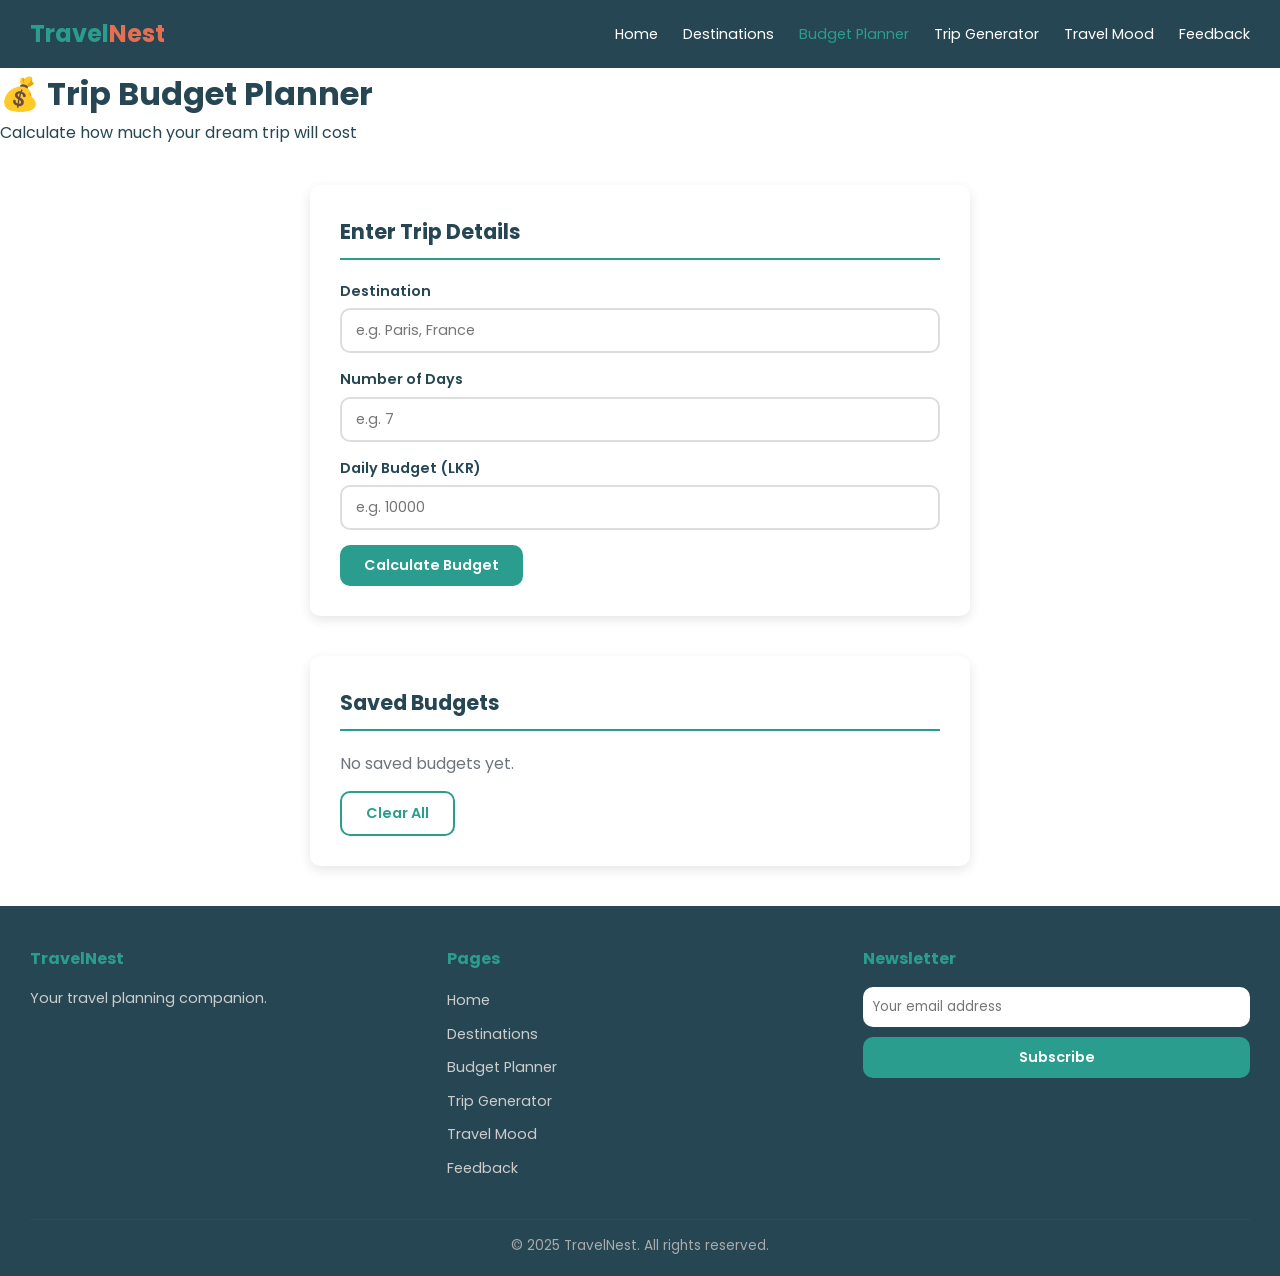
<file: travelnest/budget.html>
<!DOCTYPE html>
<html lang="en">
<head>
  <meta charset="UTF-8" />
  <meta name="viewport" content="width=device-width, initial-scale=1.0" />
  <title>TravelNest - Budget Planner</title>
  <meta name="description" content="Plan your trip budget and calculate your estimated travel costs." />
  <link rel="icon" href="images/favicon.svg" type="image/svg+xml" />
  <link rel="manifest" href="manifest.json" />
  <link rel="stylesheet" href="css/global.css" />
  <link rel="stylesheet" href="css/budget.css" />
</head>
<body>

  <!-- NAVIGATION -->
  <nav>
    <a href="index.html" class="nav-logo">Travel<span>Nest</span></a>
    <ul class="nav-links">
      <li><a href="index.html">Home</a></li>
      <li><a href="destinations.html">Destinations</a></li>
      <li><a href="budget.html">Budget Planner</a></li>
      <li><a href="generator.html">Trip Generator</a></li>
      <li><a href="mood.html">Travel Mood</a></li>
      <li><a href="feedback.html">Feedback</a></li>
    </ul>
    <div class="hamburger" aria-label="Menu">
      <span></span><span></span><span></span>
    </div>
  </nav>

  <!-- PAGE HEADER -->
  <header class="page-header">
    <h1>💰 Trip Budget Planner</h1>
    <p>Calculate how much your dream trip will cost</p>
  </header>

  <main class="budget-main">

    <!-- BUDGET FORM -->
    <section class="budget-form-section reveal">
      <h2>Enter Trip Details</h2>

      <div class="form-group">
        <label for="destination">Destination</label>
        <input type="text" id="destination" placeholder="e.g. Paris, France" required />
        <span class="error-msg" id="dest-error"></span>
      </div>

      <div class="form-group">
        <label for="days">Number of Days</label>
        <input type="number" id="days" placeholder="e.g. 7" min="1" required />
        <span class="error-msg" id="days-error"></span>
      </div>

      <div class="form-group">
        <label for="daily-budget">Daily Budget (LKR)</label>
        <input type="number" id="daily-budget" placeholder="e.g. 10000" min="1" required />
        <span class="error-msg" id="budget-error"></span>
      </div>

      <button class="btn btn-primary" id="calculate-btn">Calculate Budget</button>
    </section>

    <!-- RESULTS -->
    <section class="budget-results reveal" id="results-section" style="display:none;">
      <h2>Your Trip Summary</h2>

      <div class="result-card">
        <div class="result-row">
          <span>Destination:</span>
          <strong id="result-dest">-</strong>
        </div>
        <div class="result-row">
          <span>Number of Days:</span>
          <strong id="result-days">-</strong>
        </div>
        <div class="result-row">
          <span>Daily Budget:</span>
          <strong id="result-daily">-</strong>
        </div>
        <div class="result-row total">
          <span>Total Estimated Cost:</span>
          <strong id="result-total">-</strong>
        </div>
        <div class="result-row">
          <span>Budget Status:</span>
          <strong id="result-status">-</strong>
        </div>
      </div>

      <!-- Progress bar -->
      <div class="progress-container">
        <p>Budget Level</p>
        <div class="progress-bar-bg">
          <div class="progress-bar-fill" id="progress-bar"></div>
        </div>
        <p id="progress-label">Low</p>
      </div>

      <button class="btn btn-secondary" id="save-budget-btn">Save This Budget 💾</button>
    </section>

    <!-- SAVED BUDGETS -->
    <section class="saved-budgets reveal" id="saved-section">
      <h2>Saved Budgets</h2>
      <div id="saved-list">
        <p style="color:var(--grey);">No saved budgets yet.</p>
      </div>
      <button class="btn btn-outline" id="clear-budgets-btn" style="margin-top:15px;">Clear All</button>
    </section>

  </main>

  <!-- FOOTER -->
  <footer>
    <div class="footer-grid">
      <div class="footer-section">
        <h3>TravelNest</h3>
        <p style="color:#ccc; font-size:0.9rem;">Your travel planning companion.</p>
      </div>
      <div class="footer-section">
        <h3>Pages</h3>
        <ul>
          <li><a href="index.html">Home</a></li>
          <li><a href="destinations.html">Destinations</a></li>
          <li><a href="budget.html">Budget Planner</a></li>
          <li><a href="generator.html">Trip Generator</a></li>
          <li><a href="mood.html">Travel Mood</a></li>
          <li><a href="feedback.html">Feedback</a></li>
        </ul>
      </div>
      <div class="footer-section">
        <h3>Newsletter</h3>
        <form id="newsletter-form" class="footer-newsletter">
          <input type="email" id="newsletter-email" placeholder="Your email address" aria-label="Email address" required />
          <button type="submit" class="btn btn-primary" style="width:100%;">Subscribe</button>
        </form>
      </div>
    </div>
    <div class="footer-bottom">
      <p>&copy; 2025 TravelNest. All rights reserved.</p>
    </div>
  </footer>

  <script src="js/global.js"></script>
  <script src="js/budget.js"></script>
</body>
</html>
</file>
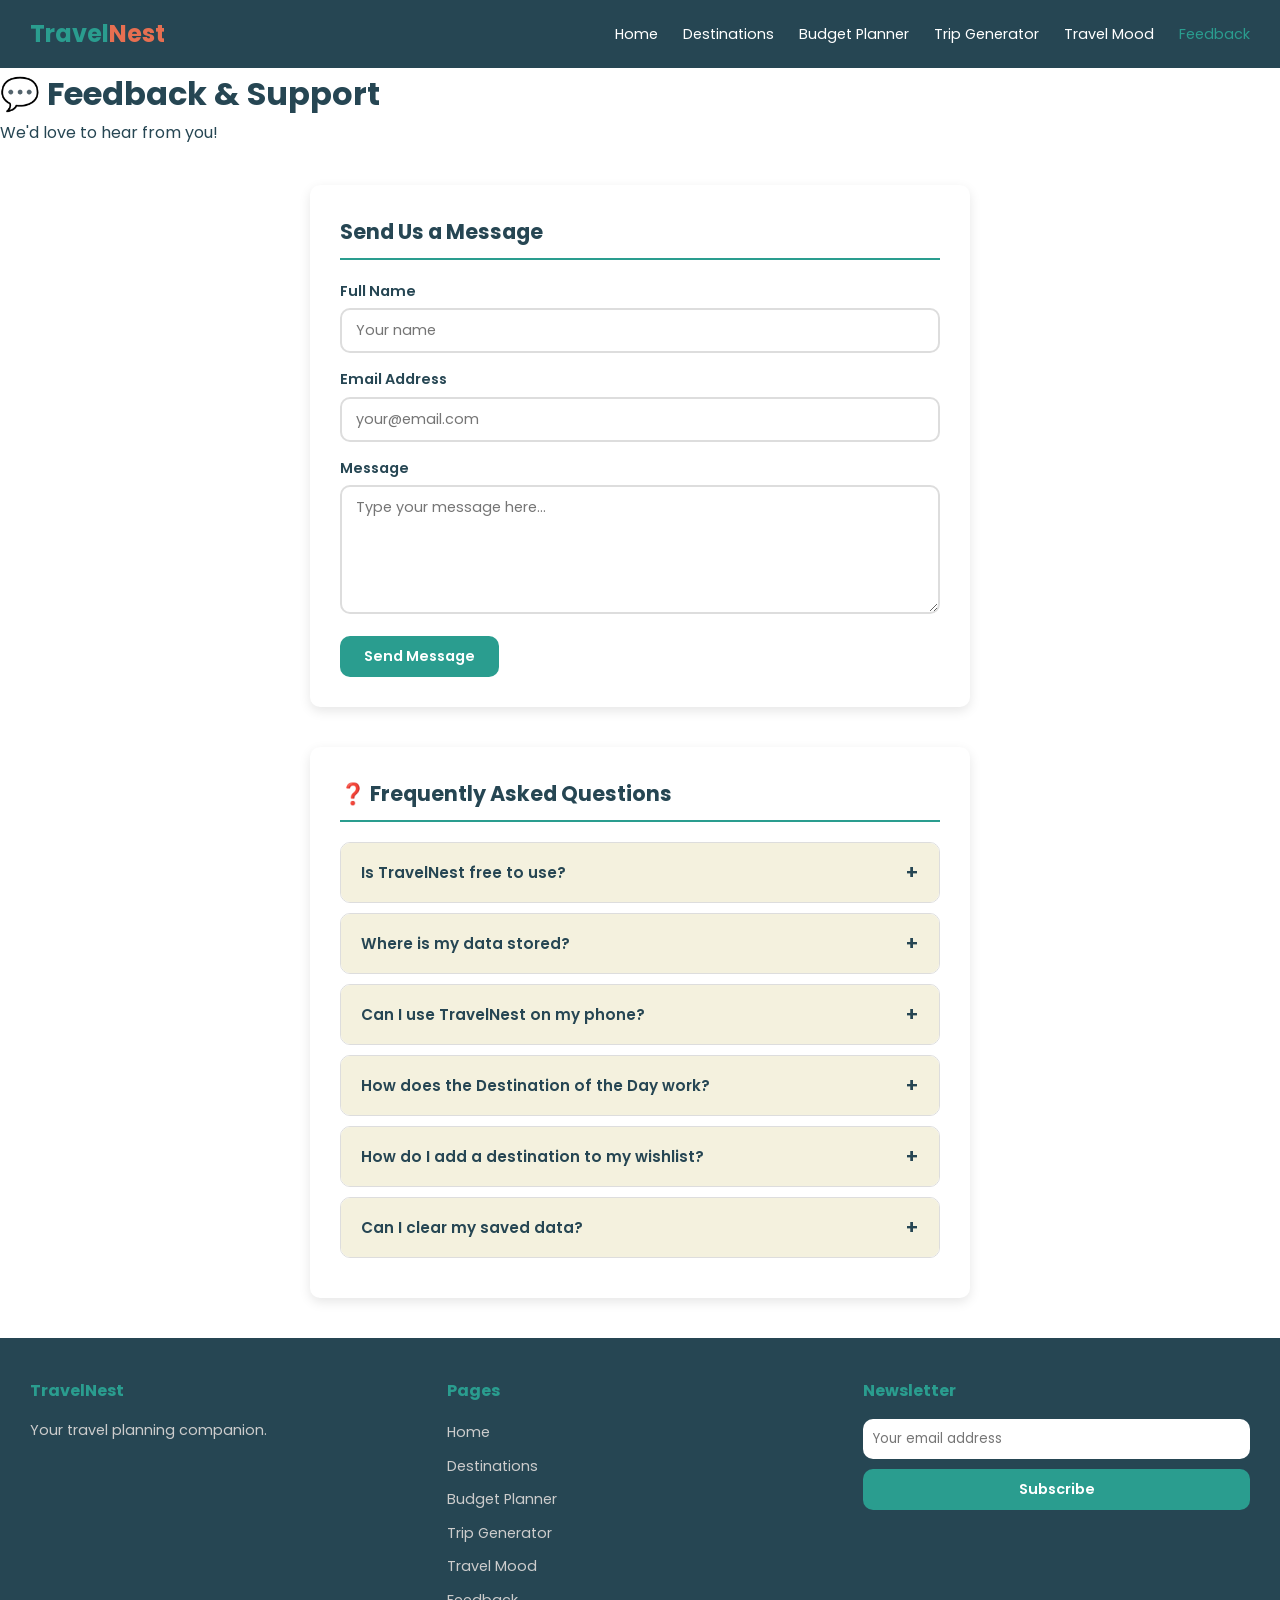
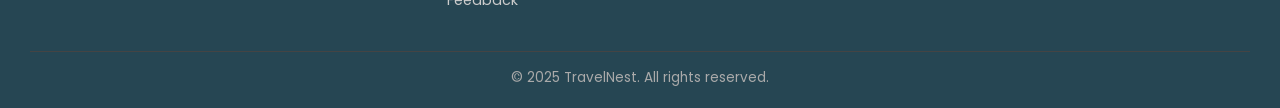
<file: travelnest/feedback.html>
<!DOCTYPE html>
<html lang="en">
<head>
  <meta charset="UTF-8" />
  <meta name="viewport" content="width=device-width, initial-scale=1.0" />
  <title>TravelNest - Feedback & Support</title>
  <meta name="description" content="Send us feedback or get help with TravelNest." />
  <link rel="icon" href="images/favicon.svg" type="image/svg+xml" />
  <link rel="manifest" href="manifest.json" />
  <link rel="stylesheet" href="css/global.css" />
  <link rel="stylesheet" href="css/feedback.css" />
</head>
<body>

  <!-- NAVIGATION -->
  <nav>
    <a href="index.html" class="nav-logo">Travel<span>Nest</span></a>
    <ul class="nav-links">
      <li><a href="index.html">Home</a></li>
      <li><a href="destinations.html">Destinations</a></li>
      <li><a href="budget.html">Budget Planner</a></li>
      <li><a href="generator.html">Trip Generator</a></li>
      <li><a href="mood.html">Travel Mood</a></li>
      <li><a href="feedback.html">Feedback</a></li>
    </ul>
    <div class="hamburger" aria-label="Menu">
      <span></span><span></span><span></span>
    </div>
  </nav>

  <!-- PAGE HEADER -->
  <header class="page-header">
    <h1>💬 Feedback & Support</h1>
    <p>We'd love to hear from you!</p>
  </header>

  <main class="feedback-main">

    <!-- CONTACT FORM -->
    <section class="feedback-form-section reveal">
      <h2>Send Us a Message</h2>

      <div class="form-group">
        <label for="name">Full Name</label>
        <input type="text" id="name" placeholder="Your name" required />
        <span class="error-msg" id="name-error"></span>
      </div>

      <div class="form-group">
        <label for="email">Email Address</label>
        <input type="email" id="email" placeholder="your@email.com" required />
        <span class="error-msg" id="email-error"></span>
      </div>

      <div class="form-group">
        <label for="message">Message</label>
        <textarea id="message" rows="5" placeholder="Type your message here..." required></textarea>
        <span class="error-msg" id="message-error"></span>
      </div>

      <button class="btn btn-primary" id="submit-btn">Send Message </button>

      <div id="form-message" style="display:none;"></div>
    </section>

    <!-- FAQ ACCORDION -->
    <section class="faq-section reveal">
      <h2>❓ Frequently Asked Questions</h2>

      <div class="accordion" id="faq-container">
        <!-- Generated by JS -->
      </div>
    </section>

  </main>

  <!-- FOOTER -->
  <footer>
    <div class="footer-grid">
      <div class="footer-section">
        <h3>TravelNest</h3>
        <p style="color:#ccc; font-size:0.9rem;">Your travel planning companion.</p>
      </div>
      <div class="footer-section">
        <h3>Pages</h3>
        <ul>
          <li><a href="index.html">Home</a></li>
          <li><a href="destinations.html">Destinations</a></li>
          <li><a href="budget.html">Budget Planner</a></li>
          <li><a href="generator.html">Trip Generator</a></li>
          <li><a href="mood.html">Travel Mood</a></li>
          <li><a href="feedback.html">Feedback</a></li>
        </ul>
      </div>
      <div class="footer-section">
        <h3>Newsletter</h3>
        <form id="newsletter-form" class="footer-newsletter">
          <input type="email" id="newsletter-email" placeholder="Your email address" aria-label="Email address" required />
          <button type="submit" class="btn btn-primary" style="width:100%;">Subscribe</button>
        </form>
      </div>
    </div>
    <div class="footer-bottom">
      <p>&copy; 2025 TravelNest. All rights reserved.</p>
    </div>
  </footer>

  <script src="js/global.js"></script>
  <script src="js/feedback.js"></script>
</body>
</html>
</file>
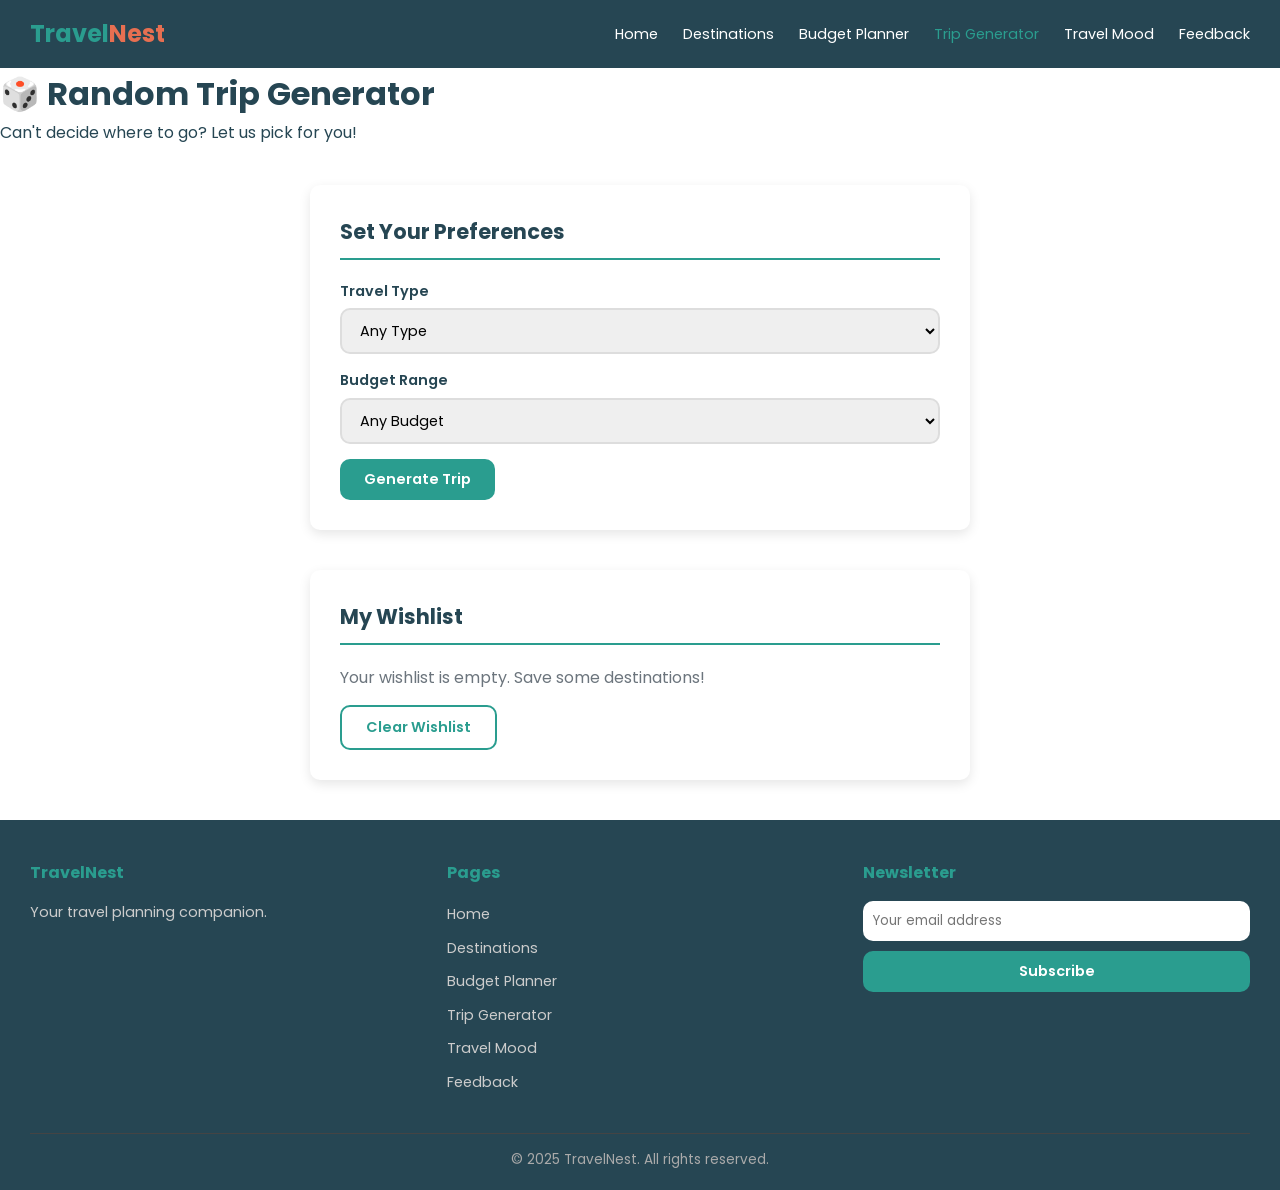
<file: travelnest/generator.html>
<!DOCTYPE html>
<html lang="en">
<head>
  <meta charset="UTF-8" />
  <meta name="viewport" content="width=device-width, initial-scale=1.0" />
  <title>TravelNest - Trip Generator</title>
  <meta name="description" content="Can't decide where to go? Let us randomly suggest a destination for you!" />
  <link rel="icon" href="images/favicon.svg" type="image/svg+xml" />
  <link rel="manifest" href="manifest.json" />
  <link rel="stylesheet" href="css/global.css" />
  <link rel="stylesheet" href="css/generator.css" />
</head>
<body>

  <!-- NAVIGATION -->
  <nav>
    <a href="index.html" class="nav-logo">Travel<span>Nest</span></a>
    <ul class="nav-links">
      <li><a href="index.html">Home</a></li>
      <li><a href="destinations.html">Destinations</a></li>
      <li><a href="budget.html">Budget Planner</a></li>
      <li><a href="generator.html">Trip Generator</a></li>
      <li><a href="mood.html">Travel Mood</a></li>
      <li><a href="feedback.html">Feedback</a></li>
    </ul>
    <div class="hamburger" aria-label="Menu">
      <span></span><span></span><span></span>
    </div>
  </nav>

  <!-- PAGE HEADER -->
  <header class="page-header">
    <h1>🎲 Random Trip Generator</h1>
    <p>Can't decide where to go? Let us pick for you!</p>
  </header>

  <main class="generator-main">

    <!-- FILTER SECTION -->
    <section class="generator-form reveal">
      <h2>Set Your Preferences</h2>

      <div class="form-group">
        <label for="travel-type">Travel Type</label>
        <select id="travel-type" aria-label="Travel type">
          <option value="all">Any Type</option>
          <option value="adventure">Adventure </option>
          <option value="relaxation">Relaxation </option>
          <option value="cultural">Cultural </option>
          <option value="nature">Nature </option>
        </select>
      </div>

      <div class="form-group">
        <label for="budget-range">Budget Range</label>
        <select id="budget-range" aria-label="Budget range">
          <option value="all">Any Budget</option>
          <option value="low">Low </option>
          <option value="medium">Medium </option>
          <option value="high">High </option>
        </select>
      </div>

      <button class="btn btn-primary" id="generate-btn"> Generate Trip</button>
    </section>

    <!-- RESULT -->
    <section class="generator-result reveal" id="result-section" style="display:none;">
      <div class="result-emoji" id="result-emoji"></div>
      <h2 id="result-name">Destination Name</h2>
      <p id="result-desc">Description goes here.</p>
      <p class="result-tags">
        <span id="result-type-tag" class="tag"></span>
        <span id="result-budget-tag" class="tag"></span>
      </p>
      <div class="result-buttons">
        <button class="btn btn-secondary" id="surprise-btn"> Surprise Me Again</button>
        <button class="btn btn-outline" id="wishlist-btn">Add to Wishlist ⭐</button>
      </div>
    </section>

    <!-- WISHLIST -->
    <section class="wishlist-section reveal">
      <h2> My Wishlist</h2>
      <div id="wishlist-list">
        <p style="color:var(--grey);">Your wishlist is empty. Save some destinations!</p>
      </div>
      <button class="btn btn-outline" id="clear-wishlist-btn" style="margin-top:15px;">Clear Wishlist</button>
    </section>

  </main>

  <!-- FOOTER -->
  <footer>
    <div class="footer-grid">
      <div class="footer-section">
        <h3>TravelNest</h3>
        <p style="color:#ccc; font-size:0.9rem;">Your travel planning companion.</p>
      </div>
      <div class="footer-section">
        <h3>Pages</h3>
        <ul>
          <li><a href="index.html">Home</a></li>
          <li><a href="destinations.html">Destinations</a></li>
          <li><a href="budget.html">Budget Planner</a></li>
          <li><a href="generator.html">Trip Generator</a></li>
          <li><a href="mood.html">Travel Mood</a></li>
          <li><a href="feedback.html">Feedback</a></li>
        </ul>
      </div>
      <div class="footer-section">
        <h3>Newsletter</h3>
        <form id="newsletter-form" class="footer-newsletter">
          <input type="email" id="newsletter-email" placeholder="Your email address" aria-label="Email address" required />
          <button type="submit" class="btn btn-primary" style="width:100%;">Subscribe</button>
        </form>
      </div>
    </div>
    <div class="footer-bottom">
      <p>&copy; 2025 TravelNest. All rights reserved.</p>
    </div>
  </footer>

  <script src="js/global.js"></script>
  <script src="js/generator.js"></script>
</body>
</html>
</file>
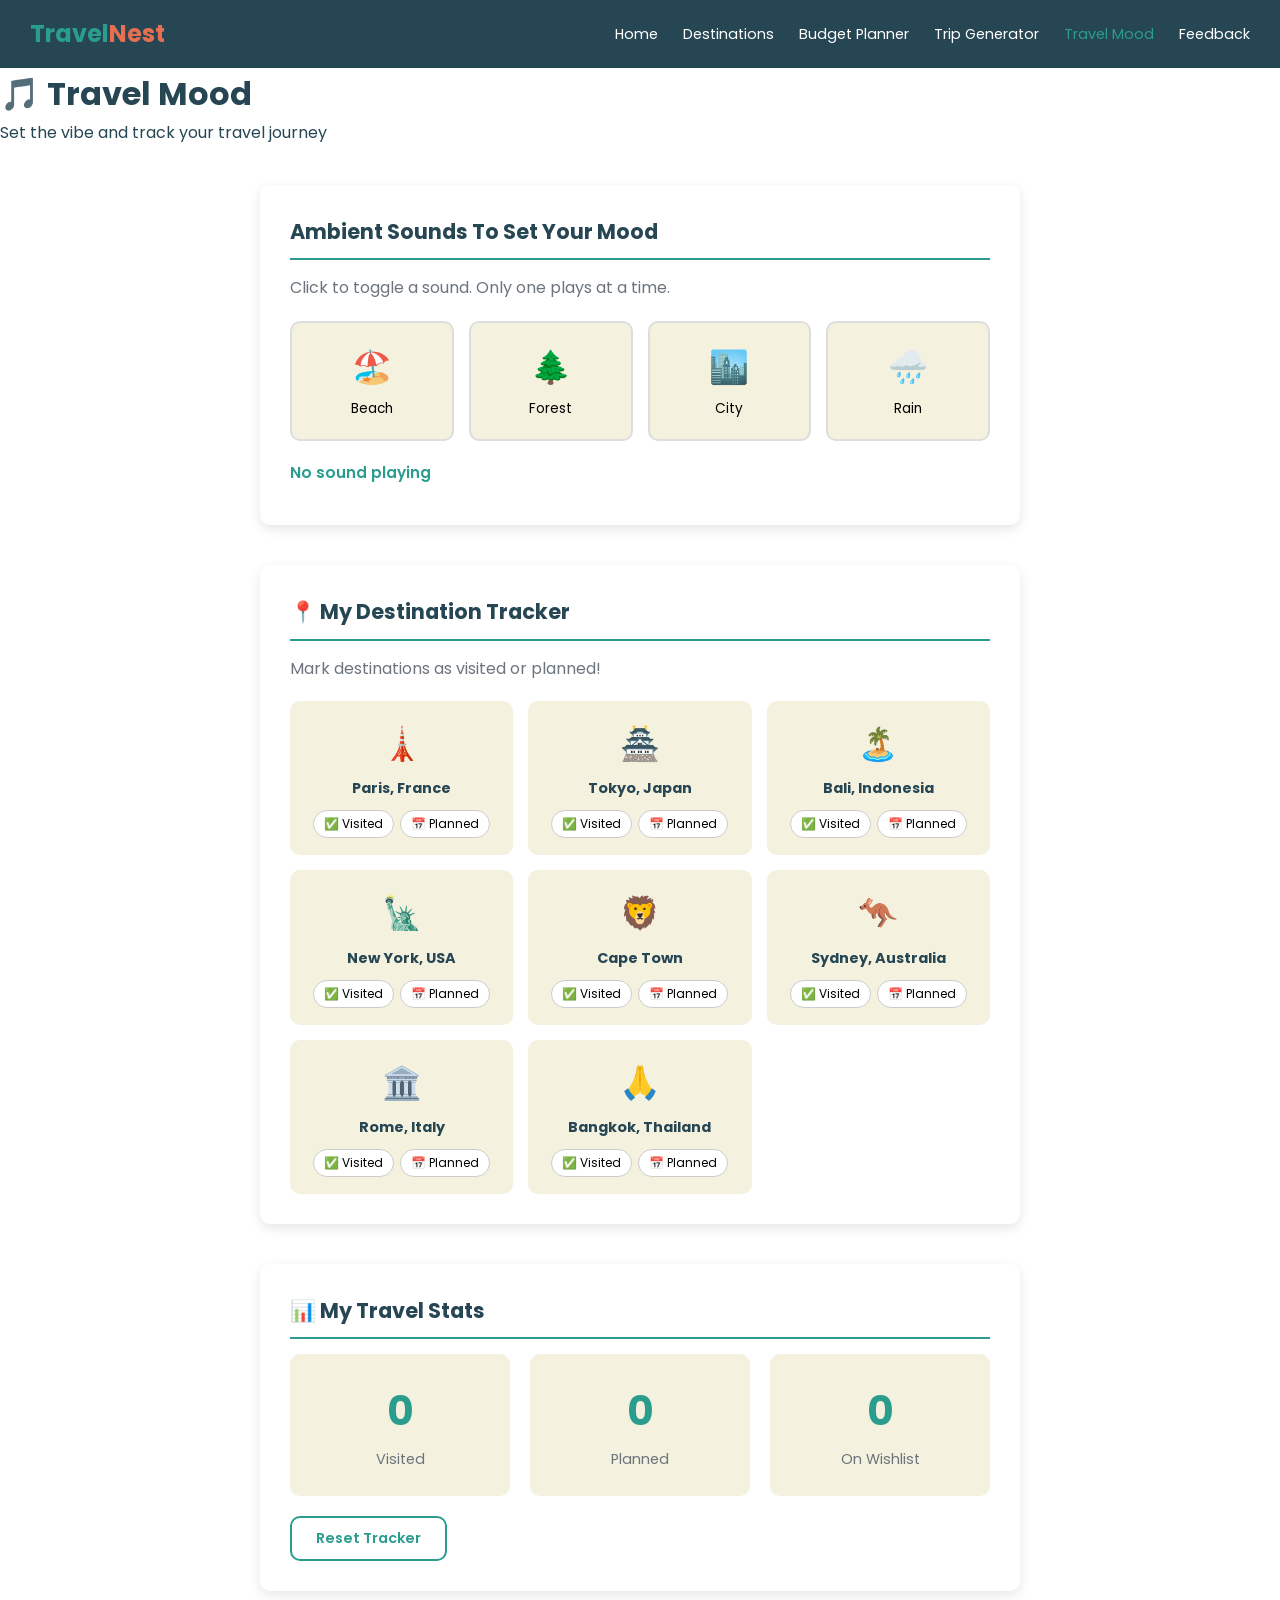
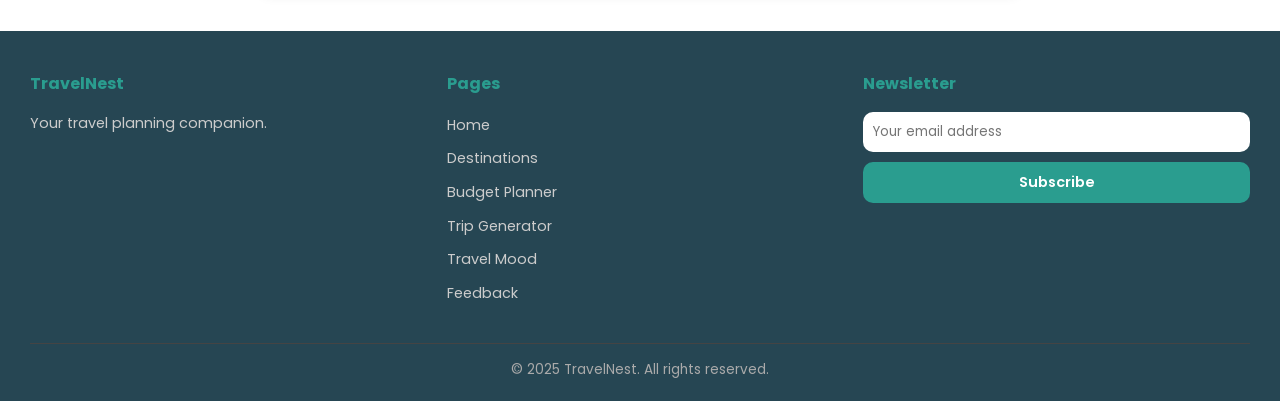
<file: travelnest/mood.html>
<!DOCTYPE html>
<html lang="en">
<head>
  <meta charset="UTF-8" />
  <meta name="viewport" content="width=device-width, initial-scale=1.0" />
  <title>TravelNest - Travel Mood</title>
  <meta name="description" content="Set your travel mood with ambient sounds and track your visited destinations." />
  <link rel="icon" href="images/favicon.svg" type="image/svg+xml" />
  <link rel="manifest" href="manifest.json" />
  <link rel="stylesheet" href="css/global.css" />
  <link rel="stylesheet" href="css/mood.css" />
</head>
<body>

  <!-- NAVIGATION -->
  <nav>
    <a href="index.html" class="nav-logo">Travel<span>Nest</span></a>
    <ul class="nav-links">
      <li><a href="index.html">Home</a></li>
      <li><a href="destinations.html">Destinations</a></li>
      <li><a href="budget.html">Budget Planner</a></li>
      <li><a href="generator.html">Trip Generator</a></li>
      <li><a href="mood.html">Travel Mood</a></li>
      <li><a href="feedback.html">Feedback</a></li>
    </ul>
    <div class="hamburger" aria-label="Menu">
      <span></span><span></span><span></span>
    </div>
  </nav>

  <!-- PAGE HEADER -->
  <header class="page-header">
    <h1>🎵 Travel Mood</h1>
    <p>Set the vibe and track your travel journey</p>
  </header>

  <main class="mood-main">

    <!-- AMBIENT SOUNDS -->
    <section class="sounds-section reveal">
      <h2>Ambient Sounds  To Set Your Mood</h2>
      <p class="section-subtitle" style="text-align:left; margin-bottom:20px;">Click to toggle a sound. Only one plays at a time.</p>

      <div class="sounds-grid">
        <button class="sound-btn" data-sound="beach" aria-label="Beach sounds">
          <span class="sound-emoji">🏖️</span>
          <span>Beach</span>
        </button>
        <button class="sound-btn" data-sound="forest" aria-label="Forest sounds">
          <span class="sound-emoji">🌲</span>
          <span>Forest</span>
        </button>
        <button class="sound-btn" data-sound="city" aria-label="City sounds">
          <span class="sound-emoji">🏙️</span>
          <span>City</span>
        </button>
        <button class="sound-btn" data-sound="rain" aria-label="Rain sounds">
          <span class="sound-emoji">🌧️</span>
          <span>Rain</span>
        </button>
      </div>

      <p id="sound-status" class="sound-status">No sound playing</p>

      <!-- Note: Real audio would require audio files. This simulates the UI. -->
      <p class="sound-note"></p>
    </section>

    <!-- DESTINATION TRACKER -->
    <section class="tracker-section reveal">
      <h2>📍 My Destination Tracker</h2>
      <p style="color:var(--grey); margin-bottom:20px;">Mark destinations as visited or planned!</p>

      <div class="tracker-grid" id="tracker-grid">
        <!-- Populated by JS -->
      </div>
    </section>

    <!-- STATS -->
    <section class="stats-section reveal">
      <h2>📊 My Travel Stats</h2>
      <div class="stats-grid">
        <div class="stat-card">
          <div class="stat-number" id="stat-visited">0</div>
          <div class="stat-label">Visited</div>
        </div>
        <div class="stat-card">
          <div class="stat-number" id="stat-planned">0</div>
          <div class="stat-label">Planned</div>
        </div>
        <div class="stat-card">
          <div class="stat-number" id="stat-wishlist">0</div>
          <div class="stat-label">On Wishlist</div>
        </div>
      </div>
      <button class="btn btn-outline" id="reset-tracker-btn" style="margin-top:20px;">Reset Tracker</button>
    </section>

  </main>

  <!-- FOOTER -->
  <footer>
    <div class="footer-grid">
      <div class="footer-section">
        <h3>TravelNest</h3>
        <p style="color:#ccc; font-size:0.9rem;">Your travel planning companion.</p>
      </div>
      <div class="footer-section">
        <h3>Pages</h3>
        <ul>
          <li><a href="index.html">Home</a></li>
          <li><a href="destinations.html">Destinations</a></li>
          <li><a href="budget.html">Budget Planner</a></li>
          <li><a href="generator.html">Trip Generator</a></li>
          <li><a href="mood.html">Travel Mood</a></li>
          <li><a href="feedback.html">Feedback</a></li>
        </ul>
      </div>
      <div class="footer-section">
        <h3>Newsletter</h3>
        <form id="newsletter-form" class="footer-newsletter">
          <input type="email" id="newsletter-email" placeholder="Your email address" aria-label="Email address" required />
          <button type="submit" class="btn btn-primary" style="width:100%;">Subscribe</button>
        </form>
      </div>
    </div>
    <div class="footer-bottom">
      <p>&copy; 2025 TravelNest. All rights reserved.</p>
    </div>
  </footer>

  <script src="js/global.js"></script>
  <script src="js/mood.js"></script>
</body>
</html>
</file>
<file: travelnest/css/global.css>
@import url('https://fonts.googleapis.com/css2?family=Poppins:wght@300;400;600;700&display=swap');


:root {
  --primary: #2a9d8f;
  --secondary: #e76f51;
  --dark: #264653;
  --light: #f4f1de;
  --white: #ffffff;
  --grey: #6c757d;
  --light-grey: #f8f9fa;
  --shadow: 0 4px 12px rgba(0,0,0,0.1);
  --radius: 10px;
  --transition: 0.3s ease;
}


* {
  margin: 0;
  padding: 0;
  box-sizing: border-box;
}

body {
  font-family: 'Poppins', sans-serif;
  background-color: var(--white);
  color: var(--dark);
  line-height: 1.6;
}


html {
  scroll-behavior: smooth;
}


nav {
  background-color: var(--dark);
  padding: 15px 30px;
  display: flex;
  justify-content: space-between;
  align-items: center;
  position: sticky;
  top: 0;
  z-index: 1000;
}

.nav-logo {
  color: var(--primary);
  font-size: 1.5rem;
  font-weight: 700;
  text-decoration: none;
}

.nav-logo span {
  color: var(--secondary);
}

.nav-links {
  display: flex;
  list-style: none;
  gap: 25px;
}

.nav-links a {
  color: var(--white);
  text-decoration: none;
  font-size: 0.9rem;
  transition: color var(--transition);
}

.nav-links a:hover,
.nav-links a.active {
  color: var(--primary);
}


.hamburger {
  display: none;
  flex-direction: column;
  cursor: pointer;
  gap: 5px;
}

.hamburger span {
  width: 25px;
  height: 3px;
  background-color: var(--white);
  border-radius: 3px;
  transition: var(--transition);
}


.hamburger.open span:nth-child(1) {
  transform: translateY(8px) rotate(45deg);
}

.hamburger.open span:nth-child(2) {
  opacity: 0;
}

.hamburger.open span:nth-child(3) {
  transform: translateY(-8px) rotate(-45deg);
}


.btn {
  display: inline-block;
  padding: 10px 24px;
  border-radius: var(--radius);
  border: none;
  cursor: pointer;
  font-family: 'Poppins', sans-serif;
  font-size: 0.9rem;
  font-weight: 600;
  transition: transform var(--transition), box-shadow var(--transition);
  text-decoration: none;
}

.btn:hover {
  transform: translateY(-2px);
  box-shadow: var(--shadow);
}

.btn-primary {
  background-color: var(--primary);
  color: var(--white);
}

.btn-secondary {
  background-color: var(--secondary);
  color: var(--white);
}

.btn-outline {
  background-color: transparent;
  border: 2px solid var(--primary);
  color: var(--primary);
}


footer {
  background-color: var(--dark);
  color: var(--white);
  padding: 40px 30px 20px;
}

.footer-grid {
  display: grid;
  grid-template-columns: repeat(auto-fit, minmax(200px, 1fr));
  gap: 30px;
  margin-bottom: 30px;
}

.footer-section h3 {
  color: var(--primary);
  margin-bottom: 15px;
  font-size: 1rem;
}

.footer-section ul {
  list-style: none;
}

.footer-section ul li {
  margin-bottom: 8px;
}

.footer-section ul a {
  color: #ccc;
  text-decoration: none;
  font-size: 0.9rem;
  transition: color var(--transition);
}

.footer-section ul a:hover {
  color: var(--primary);
}

.footer-newsletter input {
  width: 100%;
  padding: 10px;
  border-radius: var(--radius);
  border: none;
  margin-bottom: 10px;
  font-family: 'Poppins', sans-serif;
}

.footer-bottom {
  text-align: center;
  border-top: 1px solid #444;
  padding-top: 15px;
  font-size: 0.85rem;
  color: #aaa;
}


.card {
  background: var(--white);
  border-radius: var(--radius);
  box-shadow: var(--shadow);
  overflow: hidden;
  transition: transform var(--transition);
}

.card:hover {
  transform: translateY(-5px);
}

.card img {
  width: 100%;
  height: 200px;
  object-fit: cover;
}

.card-body {
  padding: 15px;
}

.card-body h3 {
  margin-bottom: 5px;
  color: var(--dark);
}

.card-body p {
  color: var(--grey);
  font-size: 0.9rem;
}

.section-title {
  text-align: center;
  font-size: 2rem;
  color: var(--dark);
  margin-bottom: 10px;
}

.section-subtitle {
  text-align: center;
  color: var(--grey);
  margin-bottom: 40px;
}


.modal-overlay {
  display: none;
  position: fixed;
  inset: 0;
  background: rgba(0,0,0,0.5);
  z-index: 2000;
  justify-content: center;
  align-items: center;
}

.modal-overlay.active {
  display: flex;
}

.modal-box {
  background: var(--white);
  border-radius: var(--radius);
  padding: 30px;
  max-width: 600px;
  width: 90%;
  max-height: 80vh;
  overflow-y: auto;
  position: relative;
  animation: fadeIn 0.3s ease;
}

.modal-close {
  position: absolute;
  top: 15px;
  right: 20px;
  font-size: 1.5rem;
  cursor: pointer;
  background: none;
  border: none;
  color: var(--dark);
}


@keyframes fadeIn {
  from { opacity: 0; transform: translateY(-20px); }
  to   { opacity: 1; transform: translateY(0); }
}

@keyframes slideIn {
  from { opacity: 0; transform: translateX(-30px); }
  to   { opacity: 1; transform: translateX(0); }
}

@keyframes bounce {
  0%, 100% { transform: translateY(0); }
  50%       { transform: translateY(-8px); }
}

.fade-in {
  animation: fadeIn 0.5s ease;
}


.reveal {
  opacity: 0;
  transform: translateY(30px);
  transition: opacity 0.6s ease, transform 0.6s ease;
}

.reveal.visible {
  opacity: 1;
  transform: translateY(0);
}


.form-group {
  margin-bottom: 15px;
}

.form-group label {
  display: block;
  margin-bottom: 5px;
  font-weight: 600;
  font-size: 0.9rem;
}

.form-group input,
.form-group select,
.form-group textarea {
  width: 100%;
  padding: 10px 14px;
  border: 2px solid #ddd;
  border-radius: var(--radius);
  font-family: 'Poppins', sans-serif;
  font-size: 0.9rem;
  transition: border-color var(--transition);
}

.form-group input:focus,
.form-group select:focus,
.form-group textarea:focus {
  outline: none;
  border-color: var(--primary);
}

.error-msg {
  color: red;
  font-size: 0.8rem;
  margin-top: 4px;
}

.success-msg {
  color: var(--primary);
  font-size: 0.9rem;
  font-weight: 600;
  padding: 10px;
  background: #e8f8f5;
  border-radius: var(--radius);
  margin-top: 10px;
}


@media (max-width: 768px) {
  .nav-links {
    display: none;
    flex-direction: column;
    background-color: var(--dark);
    position: absolute;
    top: 60px;
    left: 0;
    right: 0;
    padding: 20px 30px;
    gap: 15px;
  }

  .nav-links.open {
    display: flex;
  }

  .hamburger {
    display: flex;
  }

  .section-title {
    font-size: 1.5rem;
  }
}
</file>
<file: travelnest/css/budget.css>
.budget-main {
  max-width: 700px;
  margin: 0 auto;
  padding: 40px 20px;
  display: flex;
  flex-direction: column;
  gap: 40px;
}

.budget-form-section,
.budget-results,
.saved-budgets {
  background: var(--white);
  border-radius: var(--radius);
  padding: 30px;
  box-shadow: var(--shadow);
}

.budget-form-section h2,
.budget-results h2,
.saved-budgets h2 {
  margin-bottom: 20px;
  color: var(--dark);
  font-size: 1.3rem;
  border-bottom: 2px solid var(--primary);
  padding-bottom: 10px;
}


.result-card {
  background: var(--light);
  border-radius: var(--radius);
  padding: 20px;
  margin-bottom: 20px;
}

.result-row {
  display: flex;
  justify-content: space-between;
  padding: 8px 0;
  border-bottom: 1px solid #ddd;
  font-size: 0.95rem;
}

.result-row.total {
  font-size: 1.1rem;
  color: var(--primary);
  font-weight: 700;
  border-bottom: none;
  margin-top: 5px;
}


.progress-container {
  margin-bottom: 20px;
  text-align: center;
}

.progress-container p {
  margin-bottom: 8px;
  font-size: 0.9rem;
  color: var(--grey);
}

.progress-bar-bg {
  background: #e0e0e0;
  border-radius: 20px;
  height: 18px;
  overflow: hidden;
  margin-bottom: 6px;
}

.progress-bar-fill {
  height: 100%;
  width: 0%;
  border-radius: 20px;
  background: var(--primary);
  transition: width 1s ease;
}

#progress-label {
  font-weight: 600;
  font-size: 1rem;
}

.saved-item {
  background: var(--light);
  border-radius: var(--radius);
  padding: 12px 15px;
  margin-bottom: 10px;
  display: flex;
  justify-content: space-between;
  align-items: center;
  font-size: 0.9rem;
}

.saved-item span {
  color: var(--dark);
}

.saved-item .saved-total {
  font-weight: 700;
  color: var(--primary);
}
</file>
<file: travelnest/css/feedback.css>
.feedback-main {
  max-width: 700px;
  margin: 0 auto;
  padding: 40px 20px;
  display: flex;
  flex-direction: column;
  gap: 40px;
}

.feedback-form-section,
.faq-section {
  background: var(--white);
  border-radius: var(--radius);
  padding: 30px;
  box-shadow: var(--shadow);
}

.feedback-form-section h2,
.faq-section h2 {
  font-size: 1.3rem;
  margin-bottom: 20px;
  border-bottom: 2px solid var(--primary);
  padding-bottom: 10px;
}


.accordion-item {
  border: 1px solid #ddd;
  border-radius: var(--radius);
  margin-bottom: 10px;
  overflow: hidden;
}

.accordion-header {
  width: 100%;
  background: var(--light);
  border: none;
  padding: 15px 20px;
  text-align: left;
  font-family: 'Poppins', sans-serif;
  font-size: 0.95rem;
  font-weight: 600;
  cursor: pointer;
  display: flex;
  justify-content: space-between;
  align-items: center;
  color: var(--dark);
  transition: background var(--transition);
}

.accordion-header:hover {
  background: #e0f0ee;
}

.accordion-header.open {
  background: var(--primary);
  color: var(--white);
}

.accordion-icon {
  font-size: 1.2rem;
  transition: transform var(--transition);
}

.accordion-header.open .accordion-icon {
  transform: rotate(45deg);
}

.accordion-body {
  display: none;
  padding: 15px 20px;
  color: var(--grey);
  font-size: 0.9rem;
  line-height: 1.7;
  background: var(--white);
}

.accordion-body.open {
  display: block;
  animation: fadeIn 0.3s ease;
}
</file>
<file: travelnest/css/generator.css>
.generator-main {
  max-width: 700px;
  margin: 0 auto;
  padding: 40px 20px;
  display: flex;
  flex-direction: column;
  gap: 40px;
}

.generator-form,
.generator-result,
.wishlist-section {
  background: var(--white);
  border-radius: var(--radius);
  padding: 30px;
  box-shadow: var(--shadow);
}

.generator-form h2,
.wishlist-section h2 {
  margin-bottom: 20px;
  font-size: 1.3rem;
  border-bottom: 2px solid var(--primary);
  padding-bottom: 10px;
}


.generator-result {
  text-align: center;
  animation: fadeIn 0.5s ease;
}

.result-emoji {
  font-size: 5rem;
  margin-bottom: 15px;
  animation: bounce 2s infinite;
}

.generator-result h2 {
  font-size: 1.8rem;
  color: var(--dark);
  margin-bottom: 10px;
}

.generator-result p {
  color: var(--grey);
  margin-bottom: 15px;
}

.result-tags {
  margin-bottom: 20px;
}

.tag {
  display: inline-block;
  padding: 4px 14px;
  border-radius: 20px;
  font-size: 0.8rem;
  font-weight: 600;
  margin: 4px;
  background: var(--light);
  color: var(--dark);
}

.result-buttons {
  display: flex;
  gap: 15px;
  justify-content: center;
  flex-wrap: wrap;
}


.wishlist-item {
  display: flex;
  justify-content: space-between;
  align-items: center;
  background: var(--light);
  border-radius: var(--radius);
  padding: 12px 15px;
  margin-bottom: 10px;
  font-size: 0.9rem;
}

.wishlist-item button {
  background: none;
  border: none;
  cursor: pointer;
  color: #e74c3c;
  font-size: 1rem;
}


@keyframes spin {
  0%   { transform: rotate(0deg); }
  100% { transform: rotate(360deg); }
}

.spinning {
  display: inline-block;
  animation: spin 0.5s linear;
}
</file>
<file: travelnest/css/mood.css>
.mood-main {
  max-width: 800px;
  margin: 0 auto;
  padding: 40px 20px;
  display: flex;
  flex-direction: column;
  gap: 40px;
}

.sounds-section,
.tracker-section,
.stats-section {
  background: var(--white);
  border-radius: var(--radius);
  padding: 30px;
  box-shadow: var(--shadow);
}

.sounds-section h2,
.tracker-section h2,
.stats-section h2 {
  font-size: 1.3rem;
  margin-bottom: 15px;
  border-bottom: 2px solid var(--primary);
  padding-bottom: 10px;
}


.sounds-grid {
  display: grid;
  grid-template-columns: repeat(4, 1fr);
  gap: 15px;
  margin-bottom: 20px;
}

.sound-btn {
  display: flex;
  flex-direction: column;
  align-items: center;
  gap: 8px;
  padding: 20px 10px;
  border: 2px solid #ddd;
  border-radius: var(--radius);
  background: var(--light);
  cursor: pointer;
  font-family: 'Poppins', sans-serif;
  font-size: 0.85rem;
  transition: all var(--transition);
}

.sound-btn:hover {
  border-color: var(--primary);
  background: #e8f8f5;
}

.sound-btn.active {
  border-color: var(--primary);
  background: var(--primary);
  color: var(--white);
}

.sound-emoji {
  font-size: 2rem;
}

.sound-status {
  font-weight: 600;
  color: var(--primary);
  font-size: 0.95rem;
}

.sound-note {
  color: var(--grey);
  font-size: 0.8rem;
  margin-top: 10px;
  font-style: italic;
}


.tracker-grid {
  display: grid;
  grid-template-columns: repeat(auto-fill, minmax(200px, 1fr));
  gap: 15px;
}

.tracker-card {
  background: var(--light);
  border-radius: var(--radius);
  padding: 15px;
  text-align: center;
  border: 2px solid transparent;
  transition: all var(--transition);
}

.tracker-card .dest-emoji {
  font-size: 2rem;
  display: block;
  margin-bottom: 8px;
}

.tracker-card h4 {
  font-size: 0.9rem;
  margin-bottom: 10px;
  color: var(--dark);
}

.tracker-buttons {
  display: flex;
  gap: 6px;
  justify-content: center;
}

.tracker-btn {
  padding: 4px 10px;
  border: 1px solid #ccc;
  border-radius: 20px;
  cursor: pointer;
  font-size: 0.75rem;
  font-family: 'Poppins', sans-serif;
  background: var(--white);
  transition: all var(--transition);
}

.tracker-btn.visited {
  background: var(--primary);
  color: var(--white);
  border-color: var(--primary);
}

.tracker-btn.planned {
  background: var(--secondary);
  color: var(--white);
  border-color: var(--secondary);
}


.stats-grid {
  display: grid;
  grid-template-columns: repeat(3, 1fr);
  gap: 20px;
}

.stat-card {
  text-align: center;
  padding: 25px;
  background: var(--light);
  border-radius: var(--radius);
}

.stat-number {
  font-size: 2.5rem;
  font-weight: 700;
  color: var(--primary);
  margin-bottom: 5px;
}

.stat-label {
  color: var(--grey);
  font-size: 0.9rem;
}

@media (max-width: 600px) {
  .sounds-grid {
    grid-template-columns: repeat(2, 1fr);
  }

  .stats-grid {
    grid-template-columns: repeat(3, 1fr);
    gap: 10px;
  }

  .stat-number {
    font-size: 1.8rem;
  }
}
</file>
